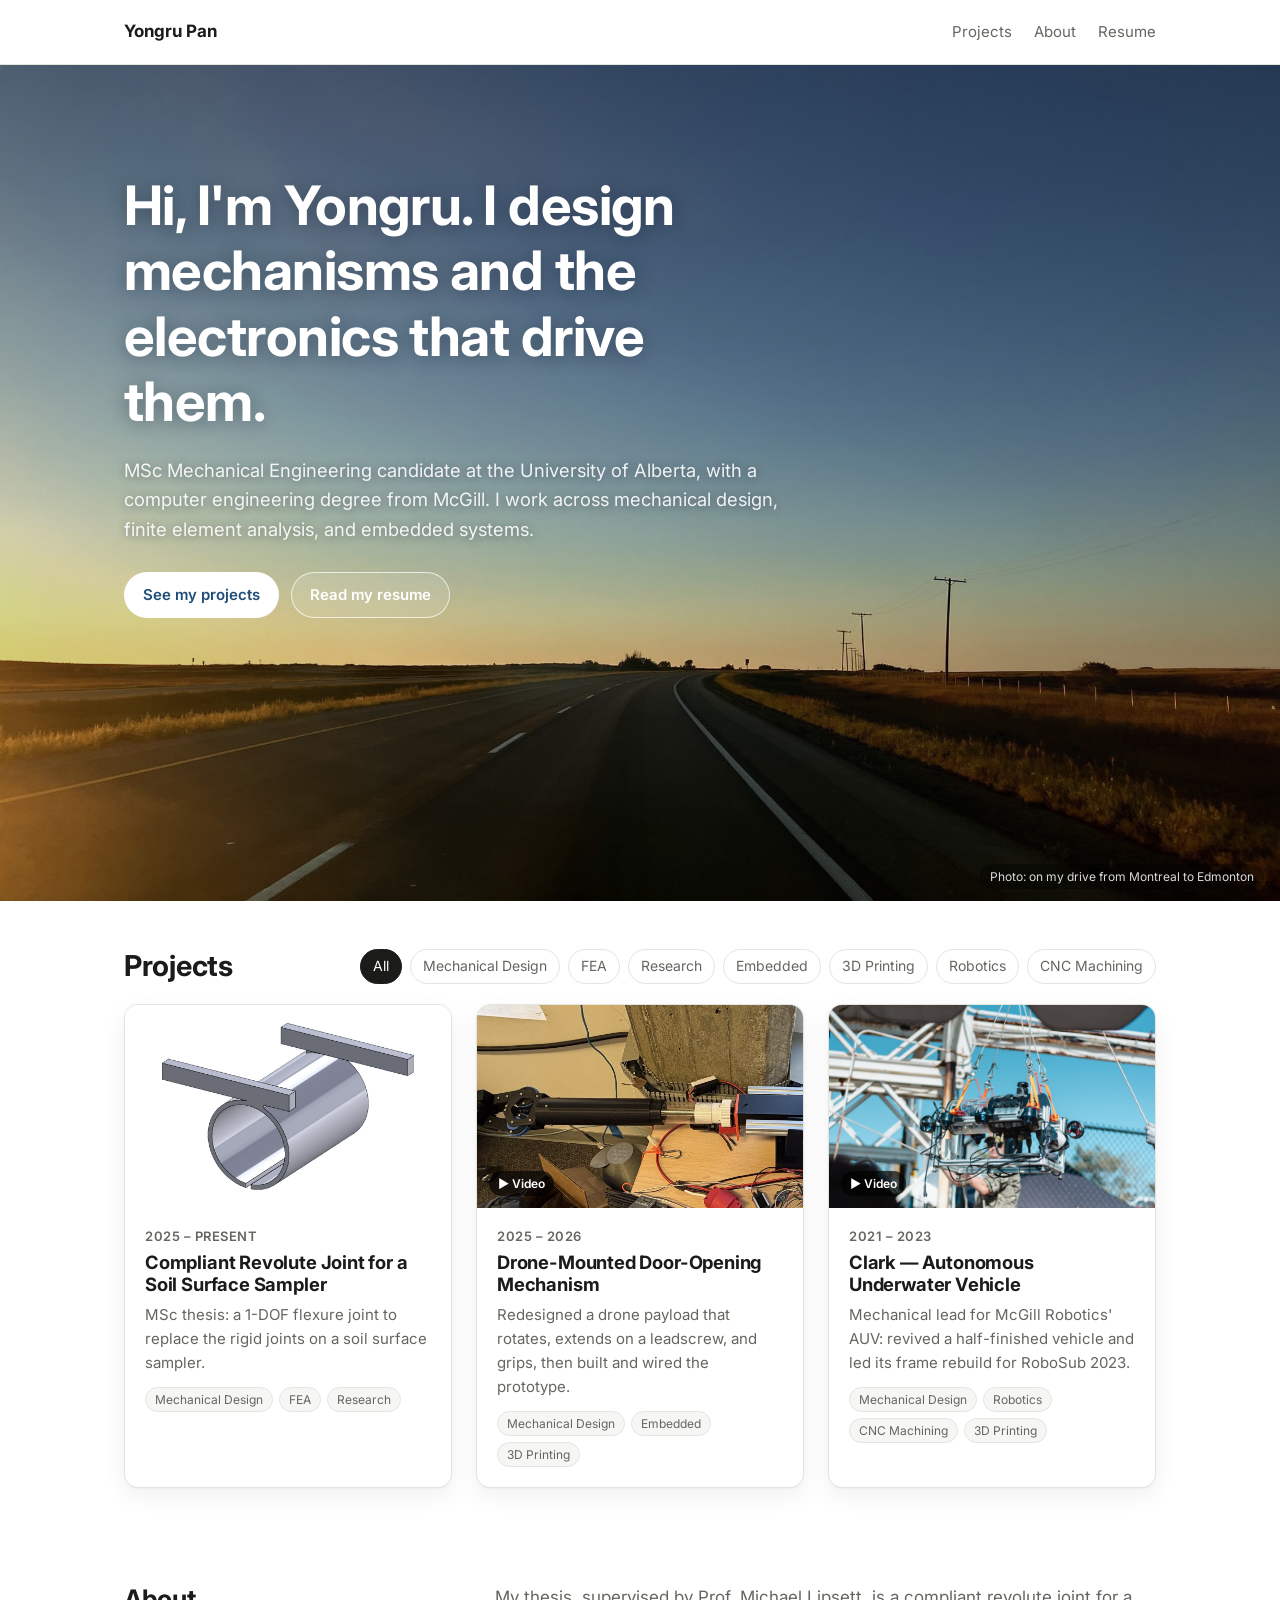
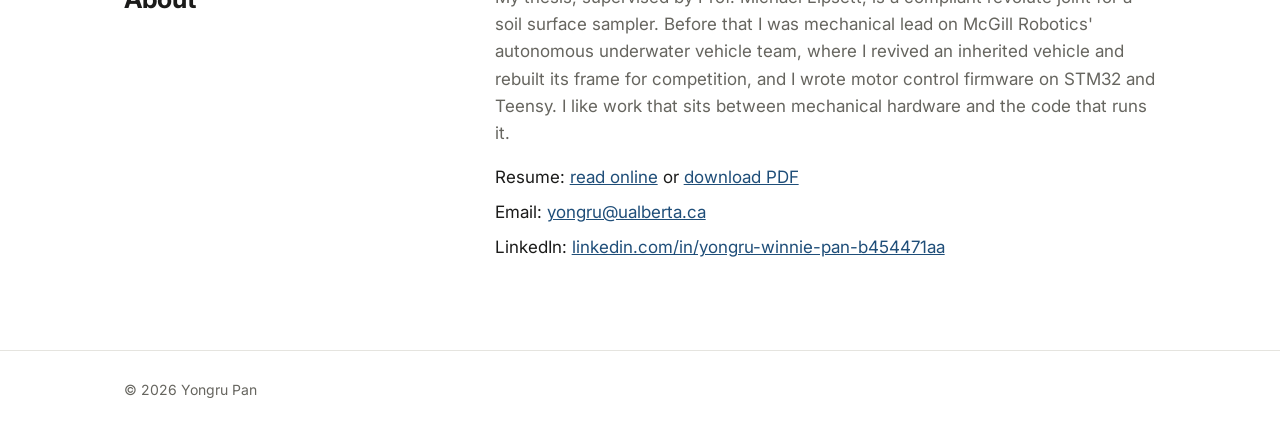
<file: index.html>
<!doctype html>
<html lang="en">
<head>
  <meta charset="utf-8">
  <meta name="viewport" content="width=device-width, initial-scale=1">
  <title>Yongru Pan — Portfolio</title>
  <meta name="description" content="Projects and resume of Yongru Pan: mechanical design, FEA and embedded systems.">
  <link rel="preconnect" href="https://fonts.googleapis.com">
  <link rel="preconnect" href="https://fonts.gstatic.com" crossorigin>
  <link href="https://fonts.googleapis.com/css2?family=Inter:wght@400;600;700&display=swap" rel="stylesheet">
  <link rel="stylesheet" href="css/style.css?v=3">
</head>
<body>
  <header class="site-header">
    <div class="wrap">
      <a class="logo" href="index.html">Yongru Pan</a>
      <nav class="nav">
        <a href="#projects">Projects</a>
        <a href="#about">About</a>
        <a href="resume.html">Resume</a>
      </nav>
    </div>
  </header>

  <main>
    <!-- ============ HERO: edit your intro here ============ -->
    <section class="hero">
      <div class="wrap">
        <h1>Hi, I'm Yongru. I design mechanisms and the electronics that drive them.</h1>
        <p>MSc Mechanical Engineering candidate at the University of Alberta, with a computer engineering degree from McGill. I work across mechanical design, finite element analysis, and embedded systems.</p>
        <div class="btn-row">
          <a class="btn btn-primary" href="#projects">See my projects</a>
          <a class="btn btn-secondary" href="resume.html">Read my resume</a>
        </div>
      </div>
      <p class="hero-credit">Photo: on my drive from Montreal to Edmonton</p>
    </section>

    <!-- ============ PROJECTS (content comes from js/projects.js) ============ -->
    <section id="projects">
      <div class="wrap">
        <div class="section-head">
          <h2>Projects</h2>
          <div class="filters" id="filters" aria-label="Filter projects by tag"></div>
        </div>
        <div class="grid" id="project-grid"></div>
      </div>
    </section>

    <!-- ============ ABOUT / CONTACT ============ -->
    <section id="about">
      <div class="wrap about">
        <h2>About</h2>
        <div>
          <p>My thesis, supervised by Prof. Michael Lipsett, is a compliant revolute joint for a soil surface sampler. Before that I was mechanical lead on McGill Robotics' autonomous underwater vehicle team, where I revived an inherited vehicle and rebuilt its frame for competition, and I wrote motor control firmware on STM32 and Teensy. I like work that sits between mechanical hardware and the code that runs it.</p>
          <ul class="contact-list">
            <li>Resume: <a href="resume.html">read online</a> or <a href="assets/resume.pdf" download="Yongru_Pan_Resume.pdf">download PDF</a></li>
            <li>Email: <a href="mailto:yongru@ualberta.ca">yongru@ualberta.ca</a></li>
            <li>LinkedIn: <a href="https://www.linkedin.com/in/yongru-winnie-pan-b454471aa" target="_blank" rel="noopener">linkedin.com/in/yongru-winnie-pan-b454471aa</a></li>
          </ul>
        </div>
      </div>
    </section>
  </main>

  <footer class="site-footer">
    <div class="wrap">© <span id="year"></span> Yongru Pan</div>
  </footer>

  <!-- Project detail popup -->
  <div class="modal" id="project-modal" role="dialog" aria-modal="true" aria-labelledby="modal-title" hidden>
    <div class="modal-panel">
      <button class="modal-close" type="button" aria-label="Close">×</button>
      <div class="modal-body"></div>
    </div>
  </div>

  <script src="js/projects.js?v=7"></script>
  <script src="js/main.js?v=3"></script>
</body>
</html>
</file>
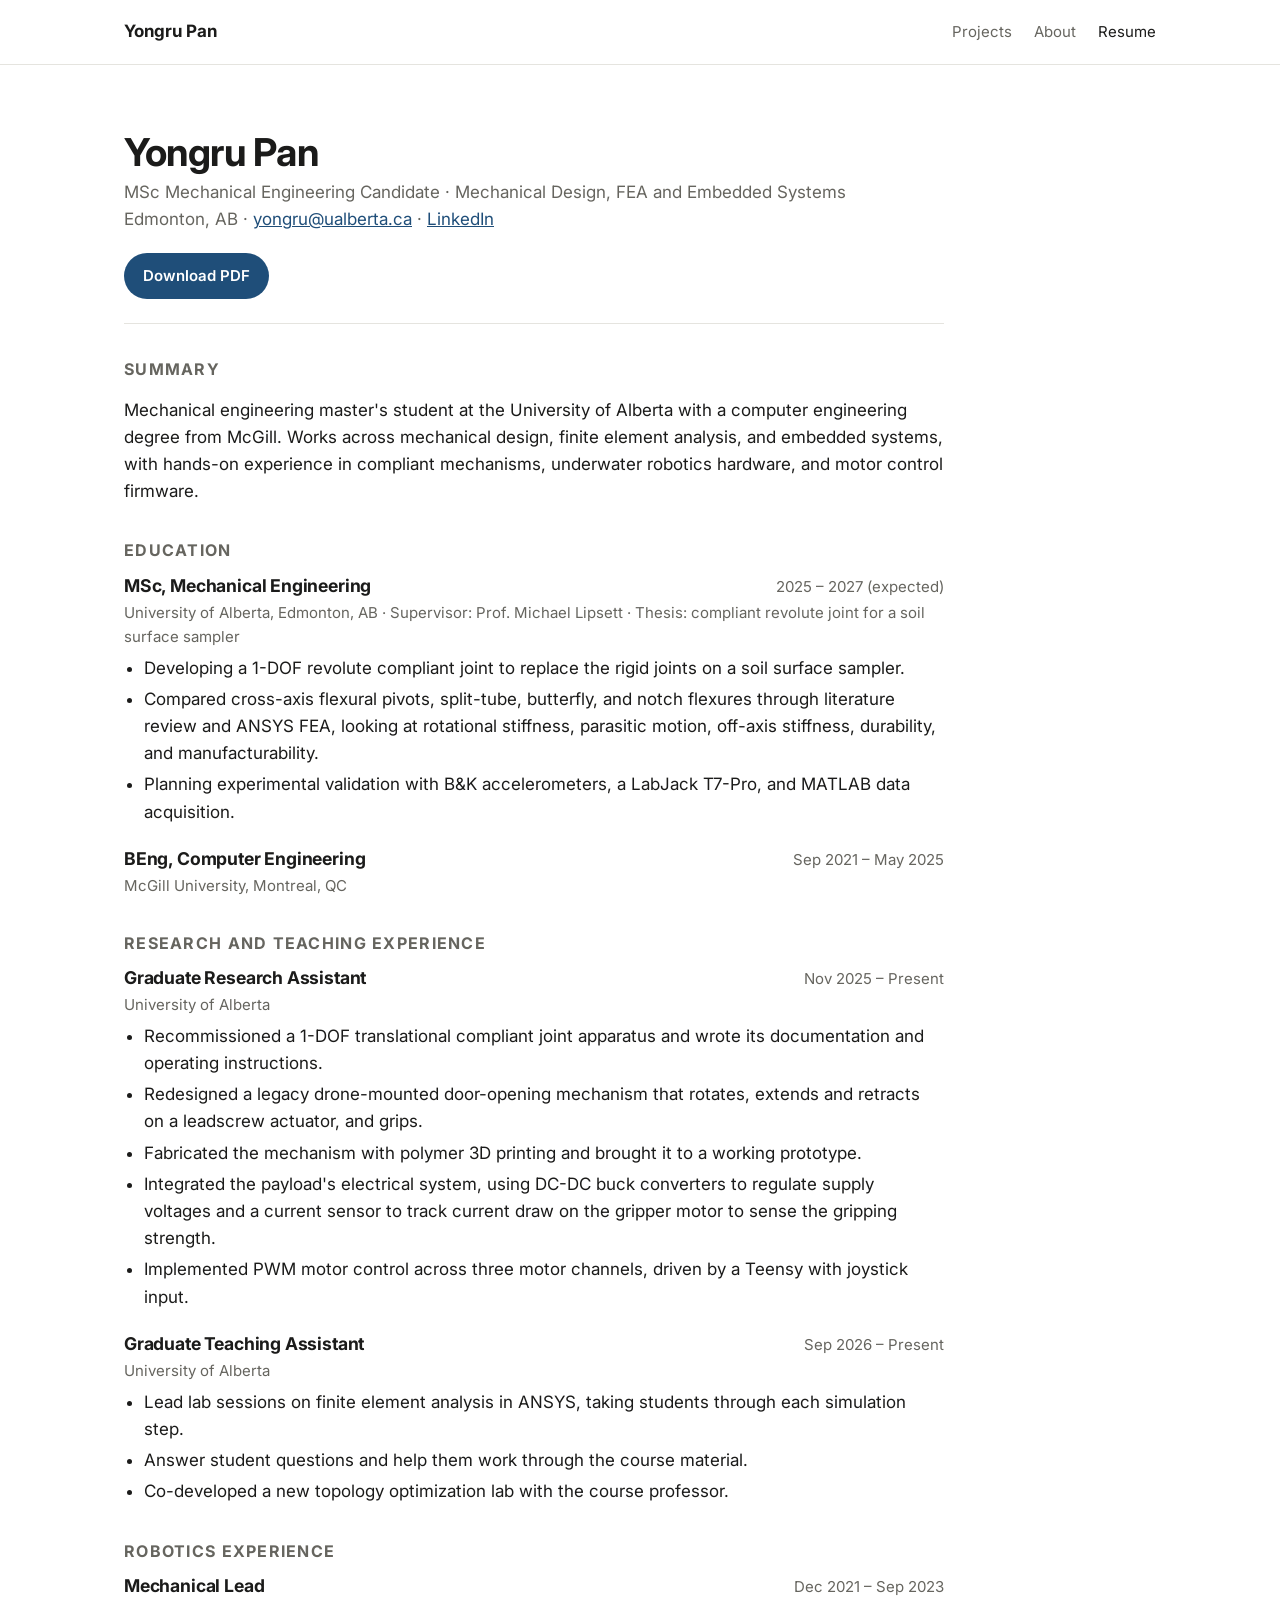
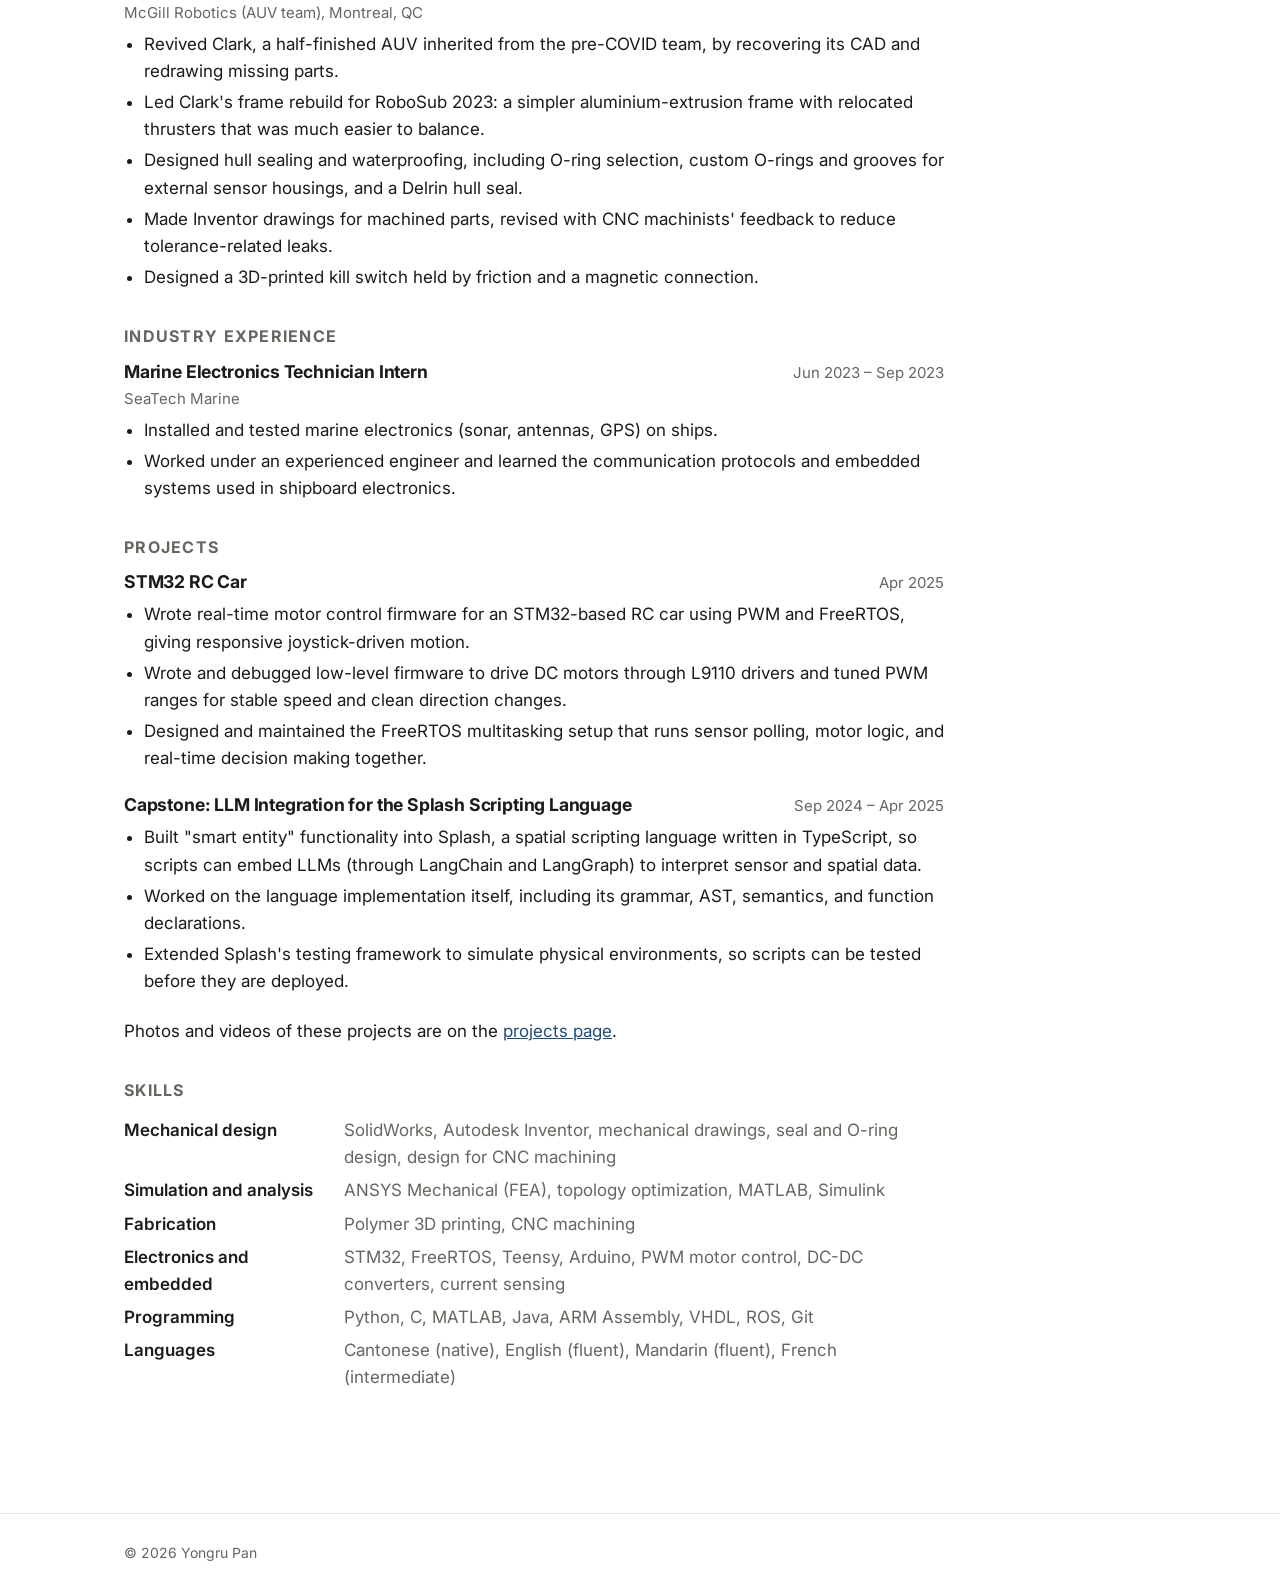
<file: resume.html>
<!doctype html>
<html lang="en">
<head>
  <meta charset="utf-8">
  <meta name="viewport" content="width=device-width, initial-scale=1">
  <title>Resume — Yongru Pan</title>
  <meta name="description" content="Resume of Yongru Pan, MSc Mechanical Engineering candidate at the University of Alberta.">
  <link rel="preconnect" href="https://fonts.googleapis.com">
  <link rel="preconnect" href="https://fonts.gstatic.com" crossorigin>
  <link href="https://fonts.googleapis.com/css2?family=Inter:wght@400;600;700&display=swap" rel="stylesheet">
  <link rel="stylesheet" href="css/style.css?v=3">
</head>
<body>
  <header class="site-header">
    <div class="wrap">
      <a class="logo" href="index.html">Yongru Pan</a>
      <nav class="nav">
        <a href="index.html#projects">Projects</a>
        <a href="index.html#about">About</a>
        <a href="resume.html" aria-current="page">Resume</a>
      </nav>
    </div>
  </header>

  <main class="wrap">
    <article class="resume">
      <div class="resume-head">
        <div>
          <h1>Yongru Pan</h1>
          <p class="sub">MSc Mechanical Engineering Candidate · Mechanical Design, FEA and Embedded Systems</p>
          <p class="sub">Edmonton, AB · <a href="mailto:yongru@ualberta.ca">yongru@ualberta.ca</a> · <a href="https://www.linkedin.com/in/yongru-winnie-pan-b454471aa" target="_blank" rel="noopener">LinkedIn</a></p>
        </div>
        <a class="btn btn-primary no-print" href="assets/resume.pdf" download="Yongru_Pan_Resume.pdf">Download PDF</a>
      </div>

      <h2>Summary</h2>
      <p>Mechanical engineering master's student at the University of Alberta with a computer engineering degree from McGill. Works across mechanical design, finite element analysis, and embedded systems, with hands-on experience in compliant mechanisms, underwater robotics hardware, and motor control firmware.</p>

      <h2>Education</h2>
      <div class="entry">
        <div class="entry-top"><h3>MSc, Mechanical Engineering</h3><span class="when">2025 – 2027 (expected)</span></div>
        <p class="where">University of Alberta, Edmonton, AB · Supervisor: Prof. Michael Lipsett · Thesis: compliant revolute joint for a soil surface sampler</p>
        <ul>
          <li>Developing a 1-DOF revolute compliant joint to replace the rigid joints on a soil surface sampler.</li>
          <li>Compared cross-axis flexural pivots, split-tube, butterfly, and notch flexures through literature review and ANSYS FEA, looking at rotational stiffness, parasitic motion, off-axis stiffness, durability, and manufacturability.</li>
          <li>Planning experimental validation with B&amp;K accelerometers, a LabJack T7-Pro, and MATLAB data acquisition.</li>
        </ul>
      </div>
      <div class="entry">
        <div class="entry-top"><h3>BEng, Computer Engineering</h3><span class="when">Sep 2021 – May 2025</span></div>
        <p class="where">McGill University, Montreal, QC</p>
      </div>

      <h2>Research and Teaching Experience</h2>
      <div class="entry">
        <div class="entry-top"><h3>Graduate Research Assistant</h3><span class="when">Nov 2025 – Present</span></div>
        <p class="where">University of Alberta</p>
        <ul>
          <li>Recommissioned a 1-DOF translational compliant joint apparatus and wrote its documentation and operating instructions.</li>
          <li>Redesigned a legacy drone-mounted door-opening mechanism that rotates, extends and retracts on a leadscrew actuator, and grips.</li>
          <li>Fabricated the mechanism with polymer 3D printing and brought it to a working prototype.</li>
          <li>Integrated the payload's electrical system, using DC-DC buck converters to regulate supply voltages and a current sensor to track current draw on the gripper motor to sense the gripping strength.</li>
          <li>Implemented PWM motor control across three motor channels, driven by a Teensy with joystick input.</li>
        </ul>
      </div>
      <div class="entry">
        <div class="entry-top"><h3>Graduate Teaching Assistant</h3><span class="when">Sep 2026 – Present</span></div>
        <p class="where">University of Alberta</p>
        <ul>
          <li>Lead lab sessions on finite element analysis in ANSYS, taking students through each simulation step.</li>
          <li>Answer student questions and help them work through the course material.</li>
          <li>Co-developed a new topology optimization lab with the course professor.</li>
        </ul>
      </div>

      <h2>Robotics Experience</h2>
      <div class="entry">
        <div class="entry-top"><h3>Mechanical Lead</h3><span class="when">Dec 2021 – Sep 2023</span></div>
        <p class="where">McGill Robotics (AUV team), Montreal, QC</p>
        <ul>
          <li>Revived Clark, a half-finished AUV inherited from the pre-COVID team, by recovering its CAD and redrawing missing parts.</li>
          <li>Led Clark's frame rebuild for RoboSub 2023: a simpler aluminium-extrusion frame with relocated thrusters that was much easier to balance.</li>
          <li>Designed hull sealing and waterproofing, including O-ring selection, custom O-rings and grooves for external sensor housings, and a Delrin hull seal.</li>
          <li>Made Inventor drawings for machined parts, revised with CNC machinists' feedback to reduce tolerance-related leaks.</li>
          <li>Designed a 3D-printed kill switch held by friction and a magnetic connection.</li>
        </ul>
      </div>

      <h2>Industry Experience</h2>
      <div class="entry">
        <div class="entry-top"><h3>Marine Electronics Technician Intern</h3><span class="when">Jun 2023 – Sep 2023</span></div>
        <p class="where">SeaTech Marine</p>
        <ul>
          <li>Installed and tested marine electronics (sonar, antennas, GPS) on ships.</li>
          <li>Worked under an experienced engineer and learned the communication protocols and embedded systems used in shipboard electronics.</li>
        </ul>
      </div>

      <h2>Projects</h2>
      <div class="entry">
        <div class="entry-top"><h3>STM32 RC Car</h3><span class="when">Apr 2025</span></div>
        <ul>
          <li>Wrote real-time motor control firmware for an STM32-based RC car using PWM and FreeRTOS, giving responsive joystick-driven motion.</li>
          <li>Wrote and debugged low-level firmware to drive DC motors through L9110 drivers and tuned PWM ranges for stable speed and clean direction changes.</li>
          <li>Designed and maintained the FreeRTOS multitasking setup that runs sensor polling, motor logic, and real-time decision making together.</li>
        </ul>
      </div>
      <div class="entry">
        <div class="entry-top"><h3>Capstone: LLM Integration for the Splash Scripting Language</h3><span class="when">Sep 2024 – Apr 2025</span></div>
        <ul>
          <li>Built "smart entity" functionality into Splash, a spatial scripting language written in TypeScript, so scripts can embed LLMs (through LangChain and LangGraph) to interpret sensor and spatial data.</li>
          <li>Worked on the language implementation itself, including its grammar, AST, semantics, and function declarations.</li>
          <li>Extended Splash's testing framework to simulate physical environments, so scripts can be tested before they are deployed.</li>
        </ul>
      </div>
      <p class="no-print">Photos and videos of these projects are on the <a href="index.html#projects">projects page</a>.</p>

      <h2>Skills</h2>
      <dl class="skills">
        <dt>Mechanical design</dt><dd>SolidWorks, Autodesk Inventor, mechanical drawings, seal and O-ring design, design for CNC machining</dd>
        <dt>Simulation and analysis</dt><dd>ANSYS Mechanical (FEA), topology optimization, MATLAB, Simulink</dd>
        <dt>Fabrication</dt><dd>Polymer 3D printing, CNC machining</dd>
        <dt>Electronics and embedded</dt><dd>STM32, FreeRTOS, Teensy, Arduino, PWM motor control, DC-DC converters, current sensing</dd>
        <dt>Programming</dt><dd>Python, C, MATLAB, Java, ARM Assembly, VHDL, ROS, Git</dd>
        <dt>Languages</dt><dd>Cantonese (native), English (fluent), Mandarin (fluent), French (intermediate)</dd>
      </dl>
    </article>
  </main>

  <footer class="site-footer">
    <div class="wrap">© <span id="year"></span> Yongru Pan</div>
  </footer>
  <script src="js/main.js?v=3"></script>
</body>
</html>
</file>
<file: css/style.css>
:root {
  --bg: #ffffff;
  --bg-soft: #f6f6f4;
  --text: #1b1b1a;
  --muted: #66655f;
  --line: #e5e4df;
  --accent: #1f4e79;
  --accent-text: #ffffff;
  --card: #ffffff;
  --shadow: 0 1px 2px rgba(0,0,0,.04), 0 8px 24px rgba(0,0,0,.06);
  --radius: 14px;
  --maxw: 1080px;
  color-scheme: light;
}
@media (prefers-color-scheme: dark) {
  :root {
    --bg: #121212;
    --bg-soft: #1b1b1b;
    --text: #ececea;
    --muted: #a3a29c;
    --line: #2c2c2a;
    --accent: #8ab6e0;
    --accent-text: #0e1220;
    --card: #191919;
    --shadow: 0 1px 2px rgba(0,0,0,.3), 0 8px 24px rgba(0,0,0,.35);
    color-scheme: dark;
  }
}

* { box-sizing: border-box; }
html { scroll-behavior: smooth; }
body {
  margin: 0;
  background: var(--bg);
  color: var(--text);
  font-family: "Inter", system-ui, -apple-system, "Segoe UI", Roboto, sans-serif;
  font-size: 17px;
  line-height: 1.6;
  -webkit-font-smoothing: antialiased;
}
body.no-scroll { overflow: hidden; }
img, video, iframe { max-width: 100%; display: block; }
a { color: var(--accent); }
h1, h2, h3 { line-height: 1.2; letter-spacing: -0.01em; margin: 0 0 .4em; }

.wrap { max-width: var(--maxw); margin: 0 auto; padding: 0 24px; }

/* ---------- Header ---------- */
.site-header {
  position: sticky; top: 0; z-index: 10;
  background: color-mix(in srgb, var(--bg) 88%, transparent);
  backdrop-filter: blur(10px);
  border-bottom: 1px solid var(--line);
}
.site-header .wrap { display: flex; align-items: center; justify-content: space-between; height: 64px; gap: 16px; }
.logo { font-weight: 700; text-decoration: none; color: var(--text); white-space: nowrap; }
.nav { display: flex; gap: 22px; }
.nav a { color: var(--muted); text-decoration: none; font-size: 15px; }
.nav a:hover, .nav a[aria-current="page"] { color: var(--text); }

/* ---------- Hero ---------- */
.hero { padding: 96px 0 56px; }
.hero h1 { font-size: clamp(2.2rem, 5vw, 3.4rem); max-width: 18ch; }
.hero p { color: var(--muted); font-size: 1.15rem; max-width: 56ch; margin: 0 0 28px; }
/* Intro over the prairie-road photo: text sits in the blue sky, road along the bottom */
.hero {
  min-height: calc(100vh - 64px); min-height: calc(100svh - 64px);
  padding: 12vh 0 30vh;
  color: #fff;
  background-color: #2f4a6e;
  background-image:
    linear-gradient(180deg, rgba(12, 24, 46, .45) 0%, rgba(12, 24, 46, .18) 55%, rgba(0, 0, 0, .15) 100%),
    url("../assets/hero-prairie-road.jpg");
  background-size: cover; background-position: 60% 100%;
}
.hero h1 { color: #fff; text-shadow: 0 2px 18px rgba(8, 18, 36, .35); }
.hero p { color: rgba(255, 255, 255, .9); text-shadow: 0 1px 10px rgba(8, 18, 36, .4); }
.hero { position: relative; }
.hero .hero-credit {
  position: absolute; right: 16px; bottom: 12px; margin: 0; max-width: none;
  font-size: 12px; color: rgba(255, 255, 255, .85);
  background: rgba(0, 0, 0, .35); padding: 3px 10px; border-radius: 999px;
  text-shadow: none;
}
.hero .btn-primary { background: #fff; color: #1f4e79; }
.hero .btn-secondary { background: rgba(255, 255, 255, .12); color: #fff; border-color: rgba(255, 255, 255, .7); backdrop-filter: blur(4px); }
.btn-row { display: flex; gap: 12px; flex-wrap: wrap; }
.btn {
  display: inline-block; padding: 10px 18px; border-radius: 999px;
  text-decoration: none; font-weight: 600; font-size: 15px;
  border: 1px solid transparent; cursor: pointer;
}
.btn-primary { background: var(--accent); color: var(--accent-text); }
.btn-secondary { border-color: var(--line); color: var(--text); background: var(--card); }
.btn:hover { filter: brightness(1.05); }

/* ---------- Sections ---------- */
section { padding: 48px 0; }
.section-head { display: flex; align-items: end; justify-content: space-between; gap: 16px; flex-wrap: wrap; margin-bottom: 20px; }
.section-head h2 { font-size: 1.8rem; margin: 0; }

.filters { display: flex; flex-wrap: wrap; gap: 8px; }
.chip {
  font: inherit; font-size: 14px; padding: 5px 12px; border-radius: 999px;
  border: 1px solid var(--line); background: var(--card); color: var(--muted); cursor: pointer;
}
.chip.active { background: var(--text); color: var(--bg); border-color: var(--text); }

/* ---------- Project grid ---------- */
.grid { display: grid; grid-template-columns: repeat(auto-fill, minmax(300px, 1fr)); gap: 24px; }
.card {
  font: inherit; color: inherit; text-align: left; padding: 0; cursor: pointer;
  background: var(--card); border: 1px solid var(--line); border-radius: var(--radius);
  overflow: hidden; box-shadow: var(--shadow);
  transition: transform .18s ease, box-shadow .18s ease;
  display: flex; flex-direction: column;
}
.card:hover, .card:focus-visible { transform: translateY(-3px); }
.card:focus-visible { outline: 2px solid var(--accent); outline-offset: 2px; }
.card-thumb { position: relative; aspect-ratio: 16 / 10; background: var(--bg-soft); overflow: hidden; display: grid; place-items: center; }
.card-thumb img { width: 100%; height: 100%; object-fit: cover; transition: transform .3s ease; }
.card:hover .card-thumb img { transform: scale(1.03); }
.card-initial { font-size: 3.5rem; font-weight: 700; color: rgba(255,255,255,.9); }
.badge {
  position: absolute; left: 12px; bottom: 12px;
  background: rgba(0,0,0,.65); color: #fff; font-size: 12px; font-weight: 600;
  padding: 3px 9px; border-radius: 999px;
}
.card-body { padding: 18px 20px 20px; }
.card-body h3 { font-size: 1.15rem; }
.card-body p { color: var(--muted); margin: 0 0 12px; font-size: 15px; }
.card-meta { color: var(--muted); font-size: 13px; font-weight: 600; letter-spacing: .04em; text-transform: uppercase; margin-bottom: 4px; }
.tags { display: flex; flex-wrap: wrap; gap: 6px; }
.tag { font-size: 12px; background: var(--bg-soft); border: 1px solid var(--line); color: var(--muted); padding: 2px 9px; border-radius: 999px; }

/* ---------- About / contact ---------- */
.about { display: grid; grid-template-columns: 1fr 2fr; gap: 40px; align-items: start; }
.about p { color: var(--muted); margin-top: 0; }
.contact-list { list-style: none; padding: 0; margin: 0; display: grid; gap: 8px; }

/* ---------- Modal ---------- */
.modal {
  position: fixed; inset: 0; z-index: 50; background: rgba(0,0,0,.55);
  display: flex; justify-content: center; align-items: flex-start;
  overflow-y: auto; padding: 48px 16px;
}
.modal[hidden] { display: none; }
.modal-panel {
  position: relative; background: var(--bg); border-radius: var(--radius);
  width: 100%; max-width: 860px; padding: 36px 40px 40px; box-shadow: var(--shadow);
}
.modal-close {
  position: absolute; top: 14px; right: 14px; width: 38px; height: 38px;
  border-radius: 50%; border: 1px solid var(--line); background: var(--card);
  color: var(--text); font-size: 20px; cursor: pointer; line-height: 1;
}
.modal-body h2 { font-size: 1.9rem; padding-right: 40px; }
.modal-body > .tags { margin-bottom: 24px; }
.modal-body p { color: var(--text); }
.media { margin: 0 0 24px; }
.media img, .media video { width: 100%; border-radius: 10px; background: var(--bg-soft); }
/* Tall (portrait) photos: cap the height so one photo doesn't fill several screens */
.media img, .media video { width: auto; max-width: 100%; max-height: 72vh; margin: 0 auto; }
.media figcaption { color: var(--muted); font-size: 14px; margin-top: 8px; }
.embed { position: relative; aspect-ratio: 16 / 9; border-radius: 10px; overflow: hidden; background: #000; }
.embed iframe { position: absolute; inset: 0; width: 100%; height: 100%; border: 0; }
.yt-facade { position: absolute; inset: 0; padding: 0; border: 0; background: #000; cursor: pointer; }
.yt-facade img { width: 100%; height: 100%; object-fit: cover; border-radius: 0; }
.yt-play {
  position: absolute; left: 50%; top: 50%; transform: translate(-50%, -50%);
  width: 72px; height: 50px; border-radius: 14px; background: rgba(0,0,0,.72);
  color: #fff; font-size: 22px; display: grid; place-items: center; padding-left: 4px;
}
.yt-facade:hover .yt-play, .yt-facade:focus-visible .yt-play { background: #c4302b; }
.yt-facade:focus-visible { outline: 3px solid var(--accent); outline-offset: -3px; }
.story-block { margin: 36px 0 18px; }
.story-block h3 { font-size: 1.3rem; padding-top: 20px; border-top: 1px solid var(--line); }
.story-block ul { padding-left: 20px; }
.story-block li { margin-bottom: 6px; }
.media .credit { display: block; font-style: italic; }
.link-row { display: flex; gap: 10px; flex-wrap: wrap; margin-top: 16px; }

/* ---------- Resume ---------- */
.resume { padding: 64px 0; max-width: 820px; }
.resume-head { display: flex; justify-content: space-between; align-items: start; gap: 20px; flex-wrap: wrap; border-bottom: 1px solid var(--line); padding-bottom: 24px; margin-bottom: 8px; }
.resume-head h1 { font-size: 2.4rem; margin-bottom: 4px; }
.resume-head .sub { color: var(--muted); margin: 0; }
.resume h2 { font-size: 1rem; text-transform: uppercase; letter-spacing: .08em; color: var(--muted); margin: 36px 0 14px; }
.entry { margin-bottom: 22px; }
.entry-top { display: flex; justify-content: space-between; gap: 12px; flex-wrap: wrap; }
.entry-top h3 { font-size: 1.1rem; margin: 0; }
.entry-top .when { color: var(--muted); font-size: 15px; white-space: nowrap; }
.entry .where { color: var(--muted); margin: 2px 0 6px; font-size: 15px; }
.entry ul { margin: 6px 0 0; padding-left: 20px; }
.entry li { margin-bottom: 4px; }
.skills { display: grid; grid-template-columns: 200px 1fr; gap: 6px 20px; }
.skills dt { font-weight: 600; }
.skills dd { margin: 0; color: var(--muted); }

/* ---------- Footer ---------- */
.site-footer { border-top: 1px solid var(--line); padding: 28px 0; color: var(--muted); font-size: 14px; margin-top: 40px; }

/* ---------- Mobile ---------- */
@media (max-width: 720px) {
  .wrap { padding: 0 16px; }
  .hero { padding: 8vh 0 34vh; background-position: 62% 100%; }
  .nav { gap: 14px; }
  .about { grid-template-columns: 1fr; gap: 12px; }
  .grid { grid-template-columns: 1fr; }
  .modal { padding: 0; }
  .modal-panel { border-radius: 0; min-height: 100%; padding: 56px 18px 32px; }
  .skills { grid-template-columns: 1fr; }
  .skills dd { margin-bottom: 8px; }
}

@media print {
  .site-header, .site-footer, .no-print { display: none !important; }
  body { font-size: 12pt; background: #fff; color: #000; }
  .resume { padding: 0; }
}
</file>
